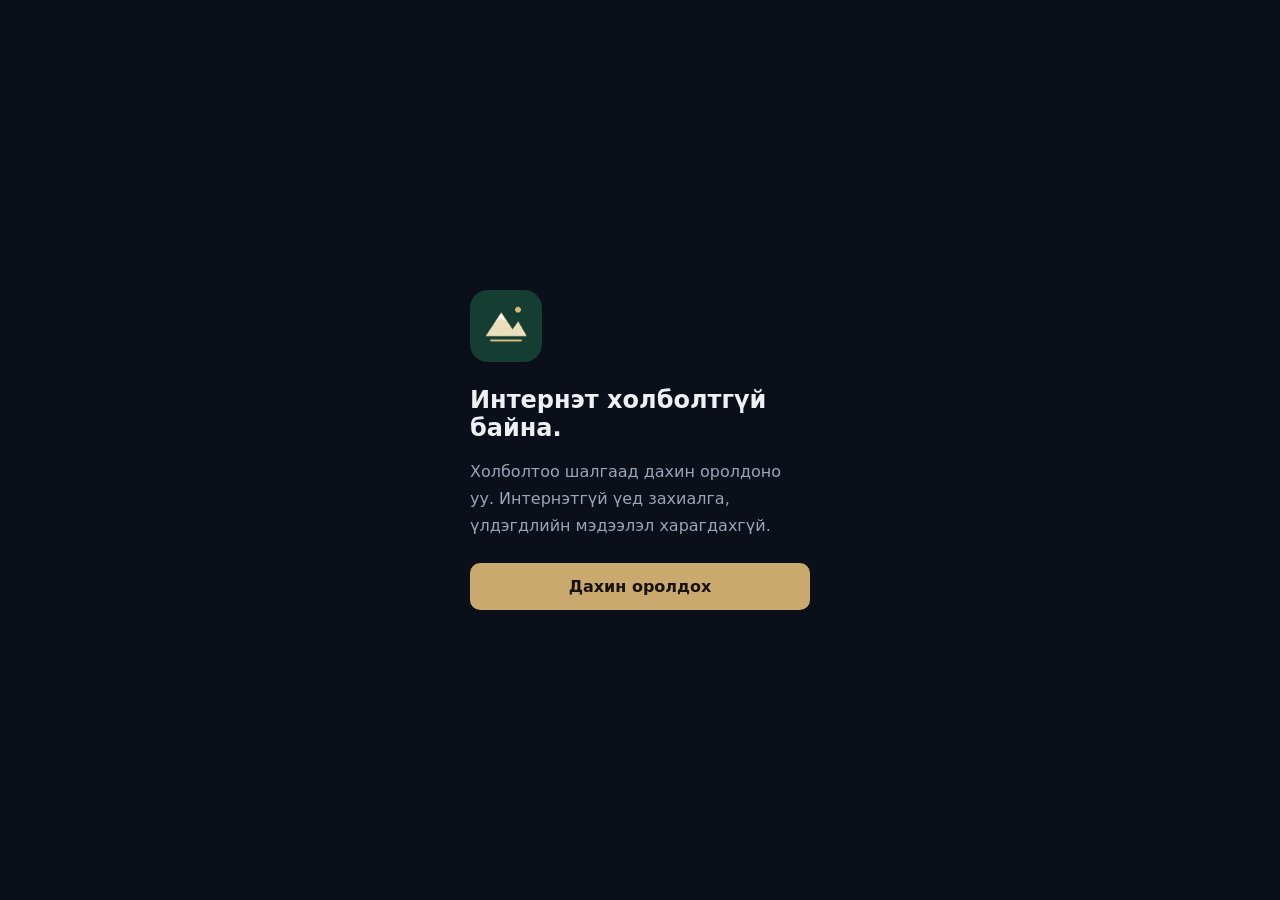
<file: admin-offline.html>
<!doctype html><html lang="mn"><meta charset="utf-8"><meta name="viewport" content="width=device-width, initial-scale=1, viewport-fit=cover"><meta name="theme-color" content="#0a0f19"><title>Барагшун — Офлайн</title><style>body{margin:0;min-height:100svh;display:grid;place-items:center;background:#0a0f19;color:#eef0f4;font:16px system-ui,sans-serif}main{padding:32px;max-width:340px}img{width:72px;border-radius:18px}h1{font-size:24px;margin:20px 0 8px}p{line-height:1.7;color:#9aa5b8}a{display:block;text-align:center;padding:14px;border-radius:10px;background:#c9a96e;color:#17120a;font-weight:600;text-decoration:none;margin-top:24px}</style><main><img src="./app-icons/icon-192.png" alt=""><h1>Интернэт холболтгүй байна.</h1><p>Холболтоо шалгаад дахин оролдоно уу. Интернэтгүй үед захиалга, үлдэгдлийн мэдээлэл харагдахгүй.</p><a href="./admin.html">Дахин оролдох</a></main></html>
</file>
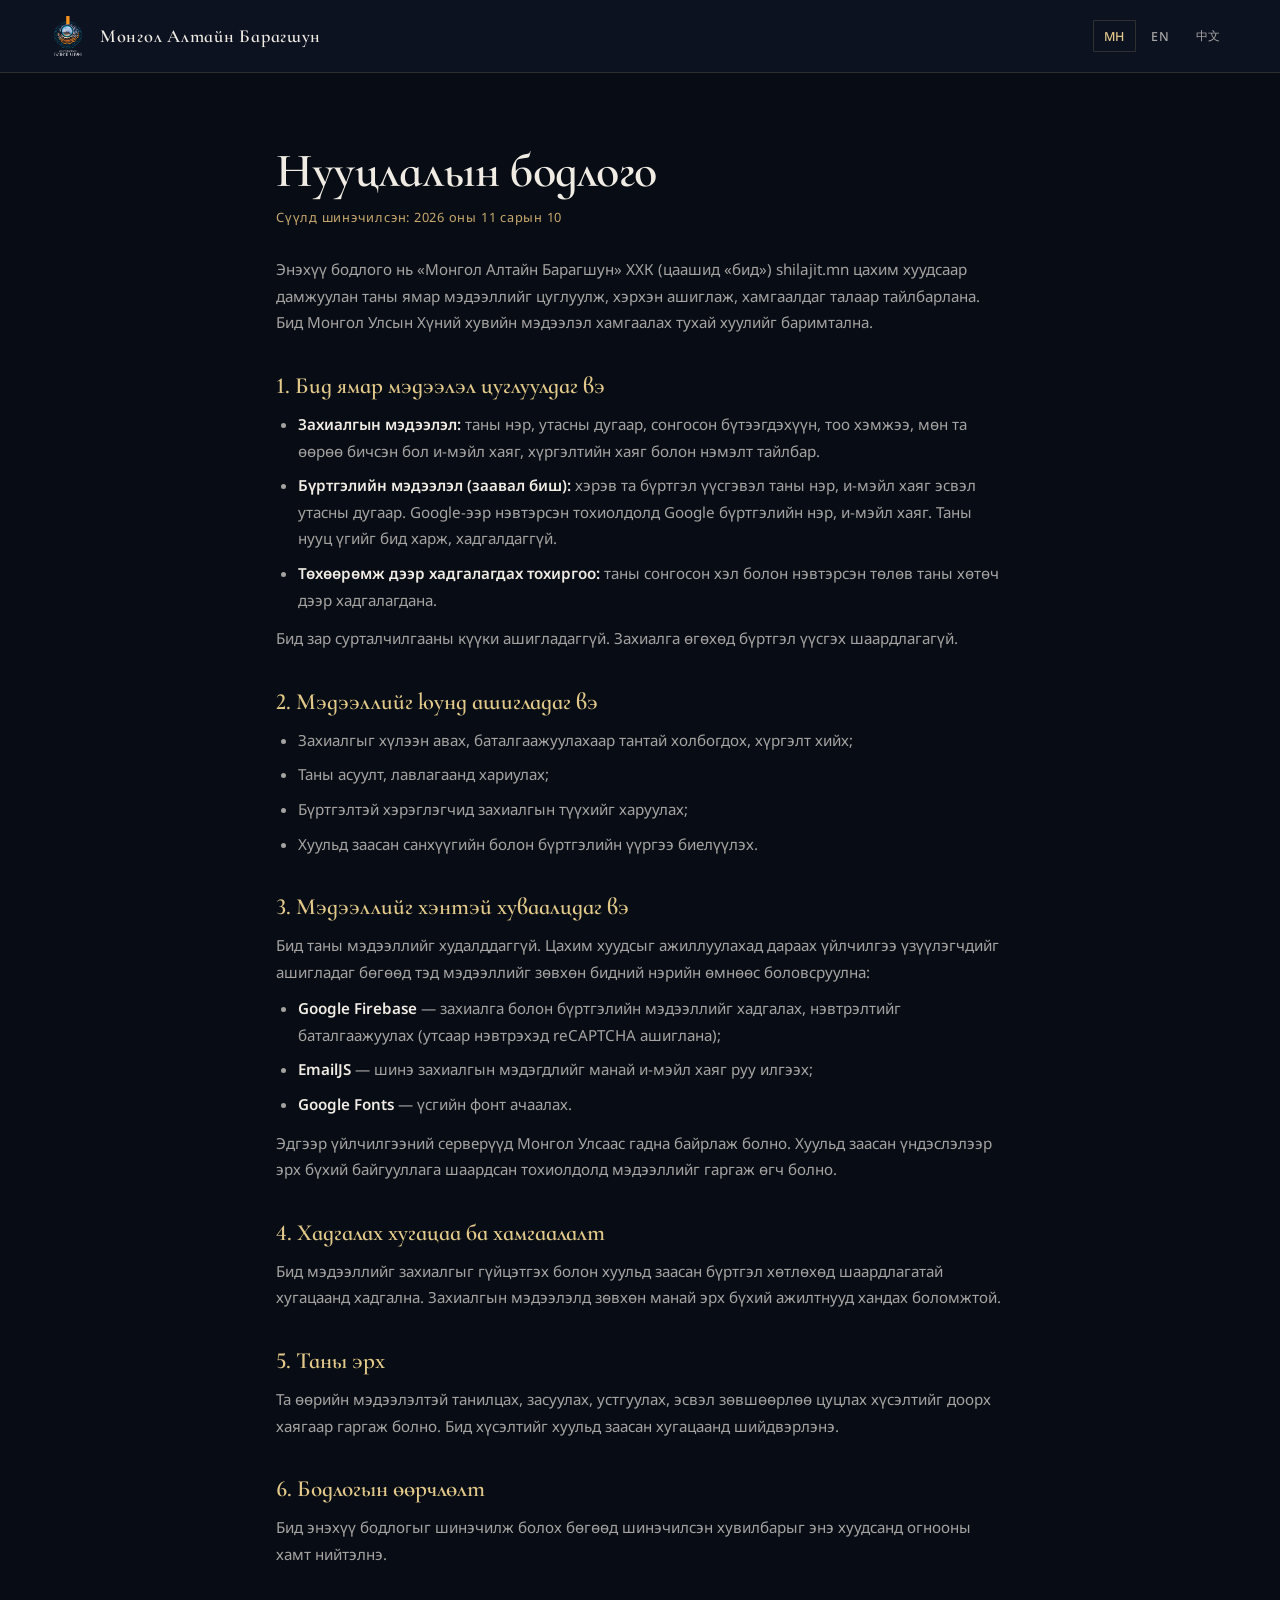
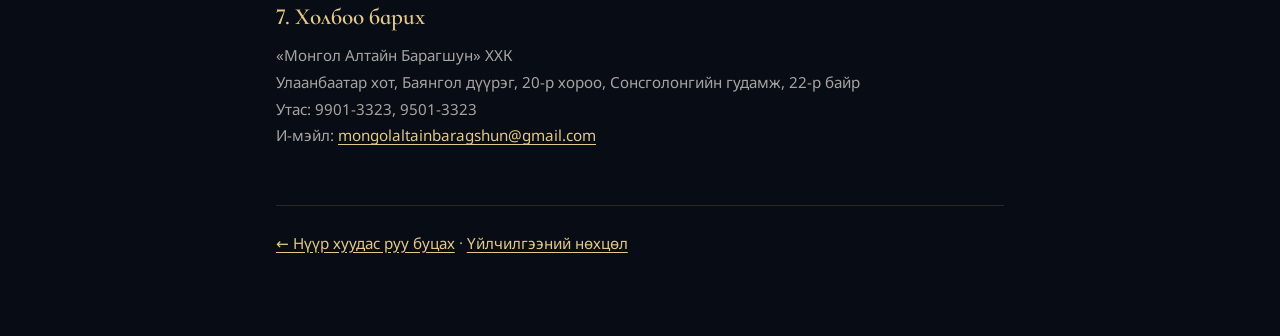
<file: privacy.html>
<!DOCTYPE html>
<html lang="mn">
<head>
  <meta charset="UTF-8" />
  <meta name="viewport" content="width=device-width, initial-scale=1.0" />
  <title>Нууцлалын бодлого — Монгол Алтайн Барагшун</title>
  <meta name="description" content="Монгол Алтайн Барагшун ХХК-ийн нууцлалын бодлого." />
  <link rel="canonical" href="https://shilajit.mn/privacy.html" />
  <link rel="icon" type="image/png" href="app-icons/icon-192.png" />
  <link rel="preconnect" href="https://fonts.googleapis.com" />
  <link rel="preconnect" href="https://fonts.gstatic.com" crossorigin />
  <link href="https://fonts.googleapis.com/css2?family=Cormorant+Infant:wght@400;600;700&family=Noto+Sans:wght@400;500;600&display=swap" rel="stylesheet" />
  <link rel="stylesheet" href="legal.css" />
</head>
<body>
<header class="legal-nav">
  <a href="index.html" class="legal-logo">
    <img src="brand_assets/Transparent Baragshun logo copy.png" alt="" width="40" height="40" />
    <span>Монгол Алтайн Барагшун</span>
  </a>
  <div class="lang-toggle">
    <button class="lang-btn" data-lang="mn">МН</button>
    <button class="lang-btn" data-lang="en">EN</button>
    <button class="lang-btn" data-lang="zh">中文</button>
  </div>
</header>

<main class="legal">

  <article data-lang="mn">
    <h1>Нууцлалын бодлого</h1>
    <p class="updated">Сүүлд шинэчилсэн: 2026 оны 11 сарын 10</p>
    <p>Энэхүү бодлого нь «Монгол Алтайн Барагшун» ХХК (цаашид «бид») shilajit.mn цахим хуудсаар дамжуулан таны ямар мэдээллийг цуглуулж, хэрхэн ашиглаж, хамгаалдаг талаар тайлбарлана. Бид Монгол Улсын Хүний хувийн мэдээлэл хамгаалах тухай хуулийг баримтална.</p>

    <h2>1. Бид ямар мэдээлэл цуглуулдаг вэ</h2>
    <ul>
      <li><strong>Захиалгын мэдээлэл:</strong> таны нэр, утасны дугаар, сонгосон бүтээгдэхүүн, тоо хэмжээ, мөн та өөрөө бичсэн бол и-мэйл хаяг, хүргэлтийн хаяг болон нэмэлт тайлбар.</li>
      <li><strong>Бүртгэлийн мэдээлэл (заавал биш):</strong> хэрэв та бүртгэл үүсгэвэл таны нэр, и-мэйл хаяг эсвэл утасны дугаар. Google-ээр нэвтэрсэн тохиолдолд Google бүртгэлийн нэр, и-мэйл хаяг. Таны нууц үгийг бид харж, хадгалдаггүй.</li>
      <li><strong>Төхөөрөмж дээр хадгалагдах тохиргоо:</strong> таны сонгосон хэл болон нэвтэрсэн төлөв таны хөтөч дээр хадгалагдана.</li>
    </ul>
    <p>Бид зар сурталчилгааны күүки ашигладаггүй. Захиалга өгөхөд бүртгэл үүсгэх шаардлагагүй.</p>

    <h2>2. Мэдээллийг юунд ашигладаг вэ</h2>
    <ul>
      <li>Захиалгыг хүлээн авах, баталгаажуулахаар тантай холбогдох, хүргэлт хийх;</li>
      <li>Таны асуулт, лавлагаанд хариулах;</li>
      <li>Бүртгэлтэй хэрэглэгчид захиалгын түүхийг харуулах;</li>
      <li>Хуульд заасан санхүүгийн болон бүртгэлийн үүргээ биелүүлэх.</li>
    </ul>

    <h2>3. Мэдээллийг хэнтэй хуваалцдаг вэ</h2>
    <p>Бид таны мэдээллийг худалддаггүй. Цахим хуудсыг ажиллуулахад дараах үйлчилгээ үзүүлэгчдийг ашигладаг бөгөөд тэд мэдээллийг зөвхөн бидний нэрийн өмнөөс боловсруулна:</p>
    <ul>
      <li><strong>Google Firebase</strong> — захиалга болон бүртгэлийн мэдээллийг хадгалах, нэвтрэлтийг баталгаажуулах (утсаар нэвтрэхэд reCAPTCHA ашиглана);</li>
      <li><strong>EmailJS</strong> — шинэ захиалгын мэдэгдлийг манай и-мэйл хаяг руу илгээх;</li>
      <li><strong>Google Fonts</strong> — үсгийн фонт ачаалах.</li>
    </ul>
    <p>Эдгээр үйлчилгээний серверүүд Монгол Улсаас гадна байрлаж болно. Хуульд заасан үндэслэлээр эрх бүхий байгууллага шаардсан тохиолдолд мэдээллийг гаргаж өгч болно.</p>

    <h2>4. Хадгалах хугацаа ба хамгаалалт</h2>
    <p>Бид мэдээллийг захиалгыг гүйцэтгэх болон хуульд заасан бүртгэл хөтлөхөд шаардлагатай хугацаанд хадгална. Захиалгын мэдээлэлд зөвхөн манай эрх бүхий ажилтнууд хандах боломжтой.</p>

    <h2>5. Таны эрх</h2>
    <p>Та өөрийн мэдээлэлтэй танилцах, засуулах, устгуулах, эсвэл зөвшөөрлөө цуцлах хүсэлтийг доорх хаягаар гаргаж болно. Бид хүсэлтийг хуульд заасан хугацаанд шийдвэрлэнэ.</p>

    <h2>6. Бодлогын өөрчлөлт</h2>
    <p>Бид энэхүү бодлогыг шинэчилж болох бөгөөд шинэчилсэн хувилбарыг энэ хуудсанд огнооны хамт нийтэлнэ.</p>

    <h2>7. Холбоо барих</h2>
    <p>«Монгол Алтайн Барагшун» ХХК<br />
    Улаанбаатар хот, Баянгол дүүрэг, 20-р хороо, Сонсголонгийн гудамж, 22-р байр<br />
    Утас: 9901-3323, 9501-3323<br />
    И-мэйл: <a href="mailto:mongolaltainbaragshun@gmail.com">mongolaltainbaragshun@gmail.com</a></p>
  </article>

  <article data-lang="en" hidden>
    <h1>Privacy Policy</h1>
    <p class="updated">Last updated: 10 November 2026</p>
    <p>This policy explains what information Mongol Altain Baragshun LLC ("we") collects through shilajit.mn, how we use it and how we protect it. We follow Mongolia's Law on Personal Data Protection.</p>

    <h2>1. Information we collect</h2>
    <ul>
      <li><strong>Order information:</strong> your name, phone number, the products and quantities you choose and, if you provide them, your email address, delivery address and any notes.</li>
      <li><strong>Account information (optional):</strong> if you create an account, your name and your email address or phone number. If you sign in with Google, the name and email address of your Google account. We never see or store your password.</li>
      <li><strong>Settings stored on your device:</strong> your language choice and sign-in state are kept in your browser.</li>
    </ul>
    <p>We do not use advertising cookies. You do not need an account to place an order.</p>

    <h2>2. How we use it</h2>
    <ul>
      <li>To receive your order, contact you to confirm it and deliver it;</li>
      <li>To answer your questions and inquiries;</li>
      <li>To show signed-in customers their order history;</li>
      <li>To meet our legal accounting and record-keeping duties.</li>
    </ul>

    <h2>3. Who we share it with</h2>
    <p>We do not sell your information. We use the following service providers to run the website, and they process information only on our behalf:</p>
    <ul>
      <li><strong>Google Firebase</strong> — stores order and account information and handles sign-in (phone sign-in uses reCAPTCHA);</li>
      <li><strong>EmailJS</strong> — sends new-order notifications to our email address;</li>
      <li><strong>Google Fonts</strong> — loads the fonts used on the site.</li>
    </ul>
    <p>These providers' servers may be located outside Mongolia. We may disclose information to authorities when the law requires it.</p>

    <h2>4. Retention and security</h2>
    <p>We keep information for as long as needed to fulfil orders and to keep the records the law requires. Only our authorised staff can access order information.</p>

    <h2>5. Your rights</h2>
    <p>You can ask to see, correct or delete your information, or withdraw your consent, using the contact details below. We will respond within the time the law sets.</p>

    <h2>6. Changes to this policy</h2>
    <p>We may update this policy. The updated version will be published on this page with its date.</p>

    <h2>7. Contact</h2>
    <p>Mongol Altain Baragshun LLC<br />
    Building 22, Sonsgolon Street, 20th khoroo, Bayangol District, Ulaanbaatar, Mongolia<br />
    Phone: +976 9901-3323, +976 9501-3323<br />
    Email: <a href="mailto:mongolaltainbaragshun@gmail.com">mongolaltainbaragshun@gmail.com</a></p>
  </article>

  <article data-lang="zh" hidden>
    <h1>隐私政策</h1>
    <p class="updated">最后更新：2026年11月10日</p>
    <p>本政策说明 Mongol Altain Baragshun 有限责任公司（以下简称“我们”）通过 shilajit.mn 网站收集哪些信息、如何使用以及如何保护这些信息。我们遵守蒙古国《个人信息保护法》。</p>

    <h2>1. 我们收集的信息</h2>
    <ul>
      <li><strong>订单信息：</strong>您的姓名、电话号码、所选商品及数量，以及您自愿填写的电子邮箱、收货地址和备注。</li>
      <li><strong>账户信息（可选）：</strong>如果您注册账户，我们会保存您的姓名以及电子邮箱或电话号码。如果您使用 Google 登录，我们会获得您 Google 账户的名称和邮箱地址。我们无法看到也不会保存您的密码。</li>
      <li><strong>保存在您设备上的设置：</strong>您选择的语言和登录状态保存在您的浏览器中。</li>
    </ul>
    <p>我们不使用广告 Cookie。下单无需注册账户。</p>

    <h2>2. 信息的用途</h2>
    <ul>
      <li>接收订单、与您联系确认并安排配送；</li>
      <li>答复您的问题和咨询；</li>
      <li>向已登录的客户显示订单记录；</li>
      <li>履行法律规定的财务和记录保存义务。</li>
    </ul>

    <h2>3. 信息的共享</h2>
    <p>我们不会出售您的信息。网站的运行使用以下服务提供商，他们仅代表我们处理信息：</p>
    <ul>
      <li><strong>Google Firebase</strong> — 保存订单和账户信息并处理登录（手机登录使用 reCAPTCHA）；</li>
      <li><strong>EmailJS</strong> — 将新订单通知发送到我们的邮箱；</li>
      <li><strong>Google Fonts</strong> — 加载网站字体。</li>
    </ul>
    <p>这些服务商的服务器可能位于蒙古国境外。在法律要求的情况下，我们可能向主管机关提供信息。</p>

    <h2>4. 保存期限与安全</h2>
    <p>我们仅在履行订单和依法保存记录所需的期限内保存信息。只有经授权的员工可以访问订单信息。</p>

    <h2>5. 您的权利</h2>
    <p>您可以通过以下联系方式要求查阅、更正或删除您的信息，或撤回同意。我们将在法律规定的期限内答复。</p>

    <h2>6. 政策变更</h2>
    <p>我们可能会更新本政策，更新后的版本将连同日期发布在本页面。</p>

    <h2>7. 联系方式</h2>
    <p>Mongol Altain Baragshun 有限责任公司<br />
    蒙古国乌兰巴托市巴彦郭勒区第20小区 Sonsgolon 街22号楼<br />
    电话：+976 9901-3323、+976 9501-3323<br />
    邮箱：<a href="mailto:mongolaltainbaragshun@gmail.com">mongolaltainbaragshun@gmail.com</a></p>
  </article>

  <p class="legal-back"><a href="index.html" data-back>← Нүүр хуудас руу буцах</a> · <a href="terms.html" data-other>Үйлчилгээний нөхцөл</a></p>
</main>

<script>
  var LABELS = {
    mn: { title: 'Нууцлалын бодлого — Монгол Алтайн Барагшун', back: '← Нүүр хуудас руу буцах', other: 'Үйлчилгээний нөхцөл' },
    en: { title: 'Privacy Policy — Mongol Altain Baragshun', back: '← Back to home', other: 'Terms of Service' },
    zh: { title: '隐私政策 — Mongol Altain Baragshun', back: '← 返回首页', other: '服务条款' }
  };
</script>
<script src="legal.js"></script>
</body>
</html>
</file>
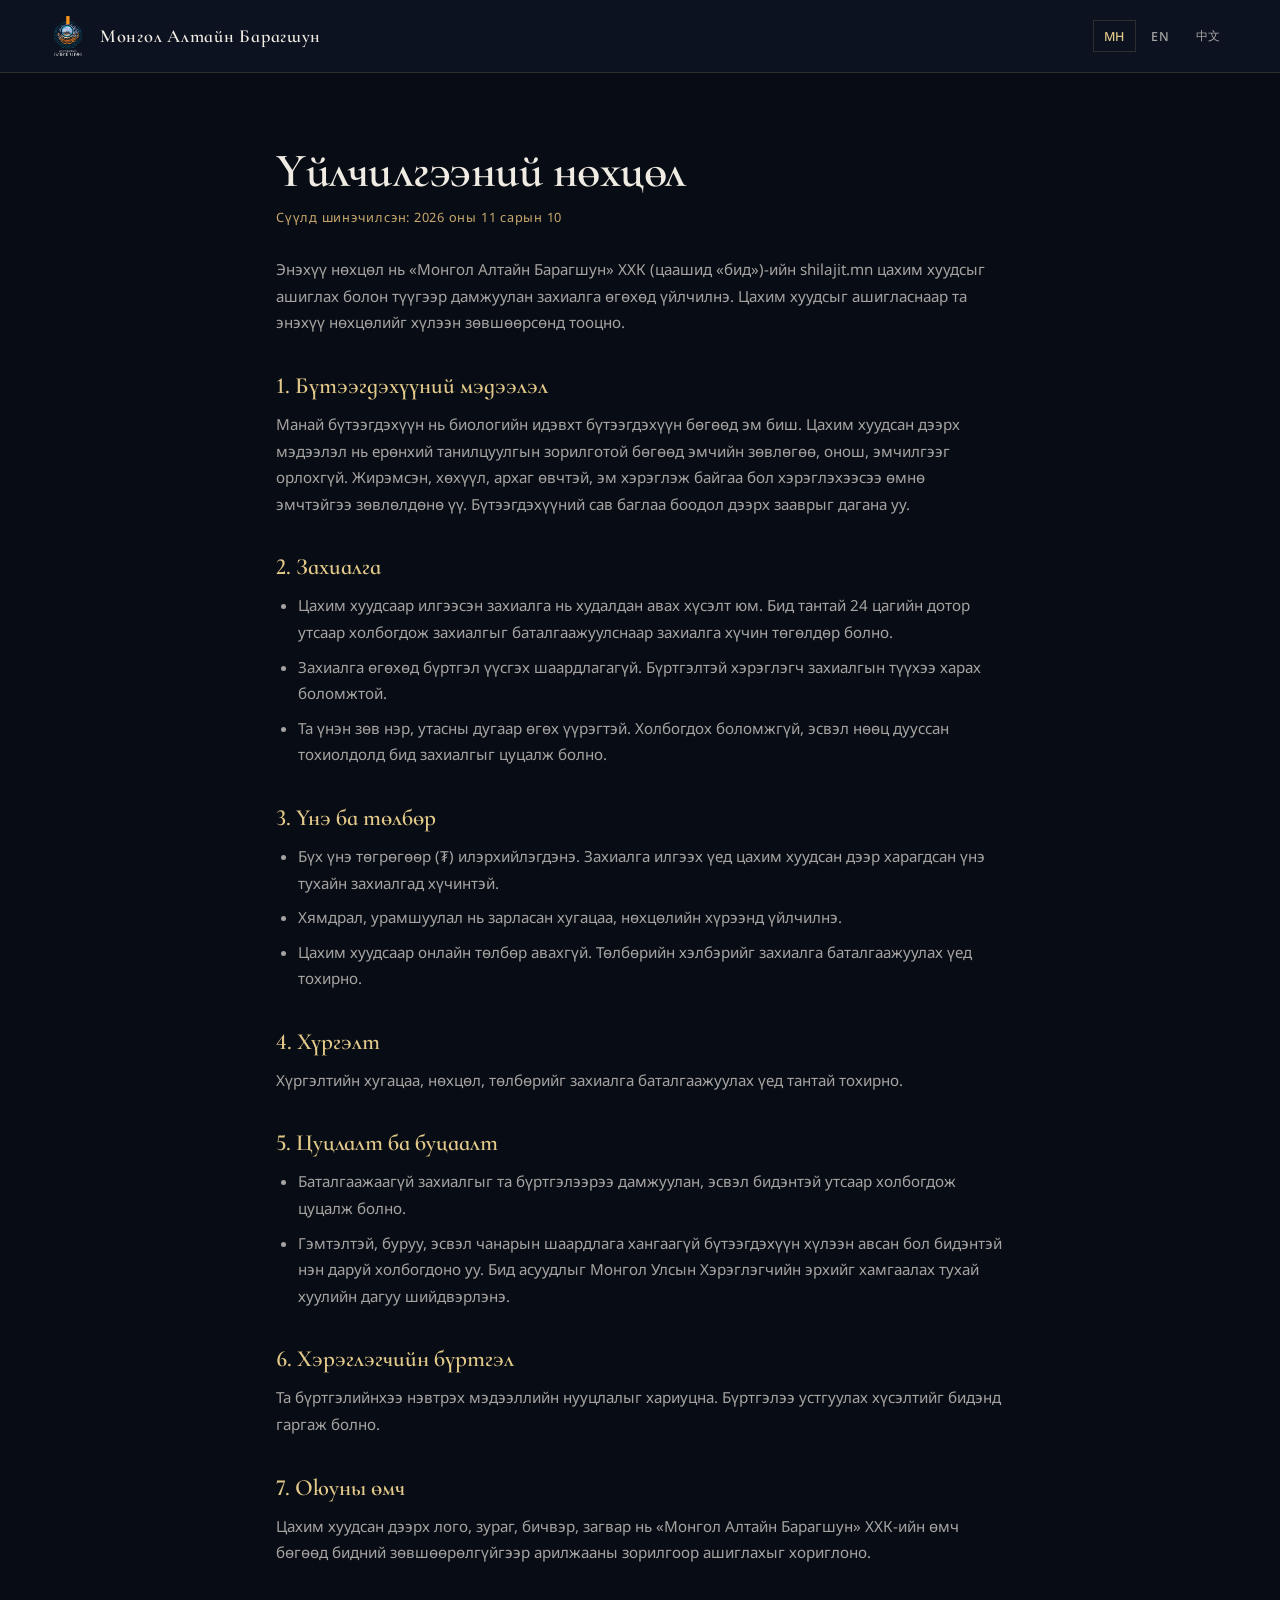
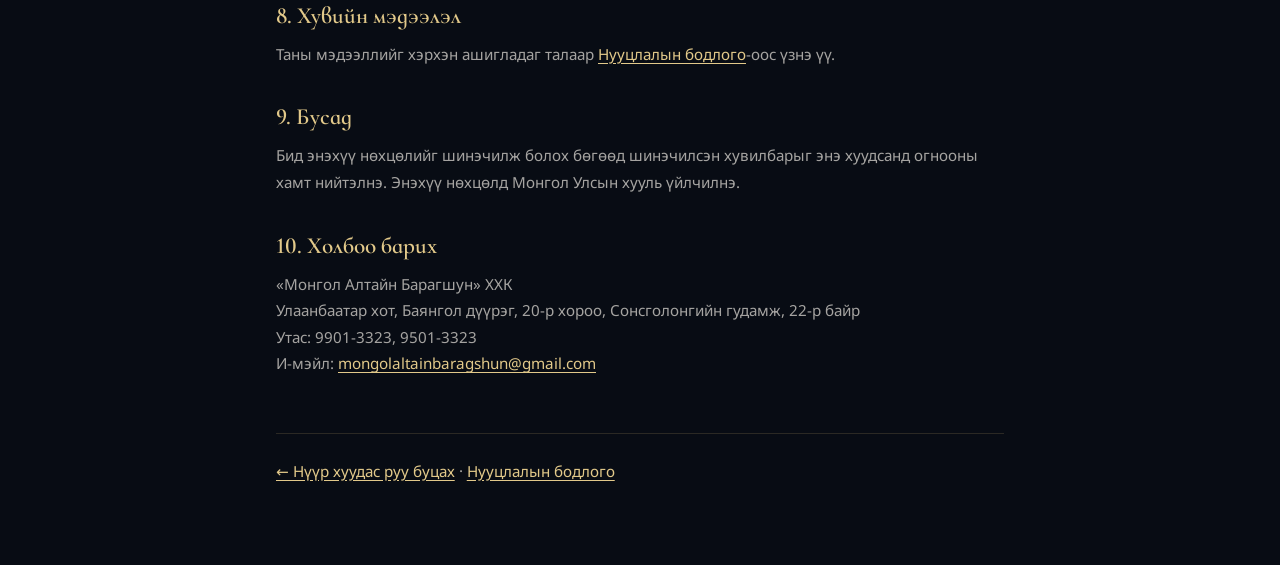
<file: terms.html>
<!DOCTYPE html>
<html lang="mn">
<head>
  <meta charset="UTF-8" />
  <meta name="viewport" content="width=device-width, initial-scale=1.0" />
  <title>Үйлчилгээний нөхцөл — Монгол Алтайн Барагшун</title>
  <meta name="description" content="Монгол Алтайн Барагшун ХХК-ийн цахим хуудасны үйлчилгээний нөхцөл." />
  <link rel="canonical" href="https://shilajit.mn/terms.html" />
  <link rel="icon" type="image/png" href="app-icons/icon-192.png" />
  <link rel="preconnect" href="https://fonts.googleapis.com" />
  <link rel="preconnect" href="https://fonts.gstatic.com" crossorigin />
  <link href="https://fonts.googleapis.com/css2?family=Cormorant+Infant:wght@400;600;700&family=Noto+Sans:wght@400;500;600&display=swap" rel="stylesheet" />
  <link rel="stylesheet" href="legal.css" />
</head>
<body>
<header class="legal-nav">
  <a href="index.html" class="legal-logo">
    <img src="brand_assets/Transparent Baragshun logo copy.png" alt="" width="40" height="40" />
    <span>Монгол Алтайн Барагшун</span>
  </a>
  <div class="lang-toggle">
    <button class="lang-btn" data-lang="mn">МН</button>
    <button class="lang-btn" data-lang="en">EN</button>
    <button class="lang-btn" data-lang="zh">中文</button>
  </div>
</header>

<main class="legal">

  <article data-lang="mn">
    <h1>Үйлчилгээний нөхцөл</h1>
    <p class="updated">Сүүлд шинэчилсэн: 2026 оны 11 сарын 10</p>
    <p>Энэхүү нөхцөл нь «Монгол Алтайн Барагшун» ХХК (цаашид «бид»)-ийн shilajit.mn цахим хуудсыг ашиглах болон түүгээр дамжуулан захиалга өгөхөд үйлчилнэ. Цахим хуудсыг ашигласнаар та энэхүү нөхцөлийг хүлээн зөвшөөрсөнд тооцно.</p>

    <h2>1. Бүтээгдэхүүний мэдээлэл</h2>
    <p>Манай бүтээгдэхүүн нь биологийн идэвхт бүтээгдэхүүн бөгөөд эм биш. Цахим хуудсан дээрх мэдээлэл нь ерөнхий танилцуулгын зорилготой бөгөөд эмчийн зөвлөгөө, онош, эмчилгээг орлохгүй. Жирэмсэн, хөхүүл, архаг өвчтэй, эм хэрэглэж байгаа бол хэрэглэхээсээ өмнө эмчтэйгээ зөвлөлдөнө үү. Бүтээгдэхүүний сав баглаа боодол дээрх зааврыг дагана уу.</p>

    <h2>2. Захиалга</h2>
    <ul>
      <li>Цахим хуудсаар илгээсэн захиалга нь худалдан авах хүсэлт юм. Бид тантай 24 цагийн дотор утсаар холбогдож захиалгыг баталгаажуулснаар захиалга хүчин төгөлдөр болно.</li>
      <li>Захиалга өгөхөд бүртгэл үүсгэх шаардлагагүй. Бүртгэлтэй хэрэглэгч захиалгын түүхээ харах боломжтой.</li>
      <li>Та үнэн зөв нэр, утасны дугаар өгөх үүрэгтэй. Холбогдох боломжгүй, эсвэл нөөц дууссан тохиолдолд бид захиалгыг цуцалж болно.</li>
    </ul>

    <h2>3. Үнэ ба төлбөр</h2>
    <ul>
      <li>Бүх үнэ төгрөгөөр (₮) илэрхийлэгдэнэ. Захиалга илгээх үед цахим хуудсан дээр харагдсан үнэ тухайн захиалгад хүчинтэй.</li>
      <li>Хямдрал, урамшуулал нь зарласан хугацаа, нөхцөлийн хүрээнд үйлчилнэ.</li>
      <li>Цахим хуудсаар онлайн төлбөр авахгүй. Төлбөрийн хэлбэрийг захиалга баталгаажуулах үед тохирно.</li>
    </ul>

    <h2>4. Хүргэлт</h2>
    <p>Хүргэлтийн хугацаа, нөхцөл, төлбөрийг захиалга баталгаажуулах үед тантай тохирно.</p>

    <h2>5. Цуцлалт ба буцаалт</h2>
    <ul>
      <li>Баталгаажаагүй захиалгыг та бүртгэлээрээ дамжуулан, эсвэл бидэнтэй утсаар холбогдож цуцалж болно.</li>
      <li>Гэмтэлтэй, буруу, эсвэл чанарын шаардлага хангаагүй бүтээгдэхүүн хүлээн авсан бол бидэнтэй нэн даруй холбогдоно уу. Бид асуудлыг Монгол Улсын Хэрэглэгчийн эрхийг хамгаалах тухай хуулийн дагуу шийдвэрлэнэ.</li>
    </ul>

    <h2>6. Хэрэглэгчийн бүртгэл</h2>
    <p>Та бүртгэлийнхээ нэвтрэх мэдээллийн нууцлалыг хариуцна. Бүртгэлээ устгуулах хүсэлтийг бидэнд гаргаж болно.</p>

    <h2>7. Оюуны өмч</h2>
    <p>Цахим хуудсан дээрх лого, зураг, бичвэр, загвар нь «Монгол Алтайн Барагшун» ХХК-ийн өмч бөгөөд бидний зөвшөөрөлгүйгээр арилжааны зорилгоор ашиглахыг хориглоно.</p>

    <h2>8. Хувийн мэдээлэл</h2>
    <p>Таны мэдээллийг хэрхэн ашигладаг талаар <a href="privacy.html">Нууцлалын бодлого</a>-оос үзнэ үү.</p>

    <h2>9. Бусад</h2>
    <p>Бид энэхүү нөхцөлийг шинэчилж болох бөгөөд шинэчилсэн хувилбарыг энэ хуудсанд огнооны хамт нийтэлнэ. Энэхүү нөхцөлд Монгол Улсын хууль үйлчилнэ.</p>

    <h2>10. Холбоо барих</h2>
    <p>«Монгол Алтайн Барагшун» ХХК<br />
    Улаанбаатар хот, Баянгол дүүрэг, 20-р хороо, Сонсголонгийн гудамж, 22-р байр<br />
    Утас: 9901-3323, 9501-3323<br />
    И-мэйл: <a href="mailto:mongolaltainbaragshun@gmail.com">mongolaltainbaragshun@gmail.com</a></p>
  </article>

  <article data-lang="en" hidden>
    <h1>Terms of Service</h1>
    <p class="updated">Last updated: 10 November 2026</p>
    <p>These terms apply to your use of shilajit.mn, the website of Mongol Altain Baragshun LLC ("we"), and to orders placed through it. By using the website you accept these terms.</p>

    <h2>1. Product information</h2>
    <p>Our products are biologically active food supplements, not medicines. Information on this website is for general purposes only and does not replace medical advice, diagnosis or treatment. If you are pregnant, breastfeeding, have a chronic condition or take medication, consult your doctor before use. Follow the instructions on the product packaging.</p>

    <h2>2. Orders</h2>
    <ul>
      <li>An order sent through the website is a request to buy. It becomes binding once we contact you by phone, within 24 hours, and confirm it.</li>
      <li>You do not need an account to order. Customers with an account can see their order history.</li>
      <li>You must give a correct name and phone number. We may cancel an order if we cannot reach you or the product is out of stock.</li>
    </ul>

    <h2>3. Prices and payment</h2>
    <ul>
      <li>All prices are in Mongolian tögrög (₮). The price shown on the website when you send your order applies to that order.</li>
      <li>Discounts and promotions apply only within their announced dates and conditions.</li>
      <li>The website does not take online payments. The payment method is agreed when we confirm your order.</li>
    </ul>

    <h2>4. Delivery</h2>
    <p>Delivery time, terms and any delivery fee are agreed with you when we confirm the order.</p>

    <h2>5. Cancellation and returns</h2>
    <ul>
      <li>You can cancel an unconfirmed order through your account or by calling us.</li>
      <li>If you receive a damaged, incorrect or defective product, contact us immediately. We will resolve the matter in line with Mongolia's Law on Consumer Protection.</li>
    </ul>

    <h2>6. Accounts</h2>
    <p>You are responsible for keeping your sign-in details confidential. You can ask us to delete your account.</p>

    <h2>7. Intellectual property</h2>
    <p>The logo, images, text and design on this website belong to Mongol Altain Baragshun LLC and may not be used commercially without our permission.</p>

    <h2>8. Personal information</h2>
    <p>See our <a href="privacy.html">Privacy Policy</a> for how we use your information.</p>

    <h2>9. General</h2>
    <p>We may update these terms. The updated version will be published on this page with its date. These terms are governed by the laws of Mongolia.</p>

    <h2>10. Contact</h2>
    <p>Mongol Altain Baragshun LLC<br />
    Building 22, Sonsgolon Street, 20th khoroo, Bayangol District, Ulaanbaatar, Mongolia<br />
    Phone: +976 9901-3323, +976 9501-3323<br />
    Email: <a href="mailto:mongolaltainbaragshun@gmail.com">mongolaltainbaragshun@gmail.com</a></p>
  </article>

  <article data-lang="zh" hidden>
    <h1>服务条款</h1>
    <p class="updated">最后更新：2026年11月10日</p>
    <p>本条款适用于您使用 Mongol Altain Baragshun 有限责任公司（以下简称“我们”）的网站 shilajit.mn 以及通过该网站下单。使用本网站即表示您接受本条款。</p>

    <h2>1. 产品信息</h2>
    <p>我们的产品属于生物活性营养补充品，不是药品。本网站的信息仅供一般参考，不能替代医生的建议、诊断或治疗。孕妇、哺乳期妇女、慢性病患者或正在服药者，请在使用前咨询医生。请按照产品包装上的说明使用。</p>

    <h2>2. 订单</h2>
    <ul>
      <li>通过网站提交的订单是购买请求。我们会在24小时内电话联系您，确认后订单方才生效。</li>
      <li>下单无需注册账户。已注册的客户可以查看订单记录。</li>
      <li>您须提供真实的姓名和电话号码。如无法与您取得联系或商品缺货，我们可以取消订单。</li>
    </ul>

    <h2>3. 价格与付款</h2>
    <ul>
      <li>所有价格均以蒙古图格里克（₮）计。提交订单时网站显示的价格适用于该订单。</li>
      <li>折扣和促销仅在公布的期限和条件内有效。</li>
      <li>本网站不接受在线付款。付款方式在确认订单时商定。</li>
    </ul>

    <h2>4. 配送</h2>
    <p>配送时间、条件及费用在确认订单时与您商定。</p>

    <h2>5. 取消与退货</h2>
    <ul>
      <li>尚未确认的订单，您可以通过账户或致电我们取消。</li>
      <li>如收到破损、错误或有质量问题的商品，请立即与我们联系。我们将依照蒙古国《消费者权益保护法》处理。</li>
    </ul>

    <h2>6. 用户账户</h2>
    <p>您有责任对登录信息保密。您可以要求我们删除您的账户。</p>

    <h2>7. 知识产权</h2>
    <p>本网站的标志、图片、文字和设计归 Mongol Altain Baragshun 有限责任公司所有，未经许可不得用于商业用途。</p>

    <h2>8. 个人信息</h2>
    <p>关于我们如何使用您的信息，请参阅<a href="privacy.html">隐私政策</a>。</p>

    <h2>9. 其他</h2>
    <p>我们可能会更新本条款，更新后的版本将连同日期发布在本页面。本条款适用蒙古国法律。</p>

    <h2>10. 联系方式</h2>
    <p>Mongol Altain Baragshun 有限责任公司<br />
    蒙古国乌兰巴托市巴彦郭勒区第20小区 Sonsgolon 街22号楼<br />
    电话：+976 9901-3323、+976 9501-3323<br />
    邮箱：<a href="mailto:mongolaltainbaragshun@gmail.com">mongolaltainbaragshun@gmail.com</a></p>
  </article>

  <p class="legal-back"><a href="index.html" data-back>← Нүүр хуудас руу буцах</a> · <a href="privacy.html" data-other>Нууцлалын бодлого</a></p>
</main>

<script>
  var LABELS = {
    mn: { title: 'Үйлчилгээний нөхцөл — Монгол Алтайн Барагшун', back: '← Нүүр хуудас руу буцах', other: 'Нууцлалын бодлого' },
    en: { title: 'Terms of Service — Mongol Altain Baragshun', back: '← Back to home', other: 'Privacy Policy' },
    zh: { title: '服务条款 — Mongol Altain Baragshun', back: '← 返回首页', other: '隐私政策' }
  };
</script>
<script src="legal.js"></script>
</body>
</html>
</file>
<file: legal.css>
:root {
  --bg: #080c14;
  --bg-2: #0d1220;
  --gold: #c9a96e;
  --gold-lt: #e2c98a;
  --cream: #f0ece4;
  --muted: rgba(240,236,228,0.68);
  --border-gold: rgba(201,169,110,0.18);
}
* { box-sizing: border-box; margin: 0; padding: 0; }
body {
  background: var(--bg);
  color: var(--cream);
  font-family: 'Noto Sans', system-ui, sans-serif;
  line-height: 1.75;
  -webkit-font-smoothing: antialiased;
}
a { color: var(--gold-lt); text-underline-offset: 3px; }
a:hover { color: var(--cream); }
a:focus-visible, button:focus-visible { outline: 2px solid var(--gold-lt); outline-offset: 3px; }

.legal-nav {
  display: flex; align-items: center; justify-content: space-between; gap: 16px;
  padding: 16px clamp(16px, 5vw, 48px);
  border-bottom: 1px solid var(--border-gold);
  background: var(--bg-2);
}
.legal-logo {
  display: flex; align-items: center; gap: 12px;
  color: var(--cream); text-decoration: none;
  font: 600 1.15rem/1.2 'Cormorant Infant', serif; letter-spacing: 0.04em;
}
.legal-logo img { width: 40px; height: 40px; object-fit: contain; }
.lang-toggle { display: flex; gap: 4px; flex-shrink: 0; }
.lang-btn {
  background: none; border: 1px solid transparent; color: var(--muted);
  font: 500 0.78rem 'Noto Sans', sans-serif; letter-spacing: 0.06em;
  padding: 6px 10px; cursor: pointer;
}
.lang-btn:hover { color: var(--cream); }
.lang-btn.active { color: var(--gold-lt); border-color: var(--border-gold); }

.legal { max-width: 760px; margin: 0 auto; padding: clamp(32px, 7vw, 72px) 16px 80px; }
.legal article[hidden] { display: none; }
.legal h1 {
  font: 600 clamp(2rem, 6vw, 3rem)/1.1 'Cormorant Infant', serif;
  letter-spacing: -0.01em; margin-bottom: 8px;
}
.legal .updated { color: var(--gold); font-size: 0.8rem; letter-spacing: 0.06em; margin-bottom: 28px; }
.legal h2 {
  font: 600 1.45rem/1.25 'Cormorant Infant', serif; color: var(--gold-lt);
  margin: 36px 0 10px;
}
.legal p, .legal li { color: var(--muted); font-size: 0.95rem; }
.legal p + p { margin-top: 12px; }
.legal ul { margin: 10px 0 12px 22px; }
.legal li { margin-bottom: 8px; }
.legal strong { color: var(--cream); font-weight: 600; }
.legal-back {
  margin-top: 56px; padding-top: 24px; border-top: 1px solid var(--border-gold);
  font-size: 0.85rem;
}
@media (max-width: 480px) {
  .legal-logo span { display: none; }
}
</file>
